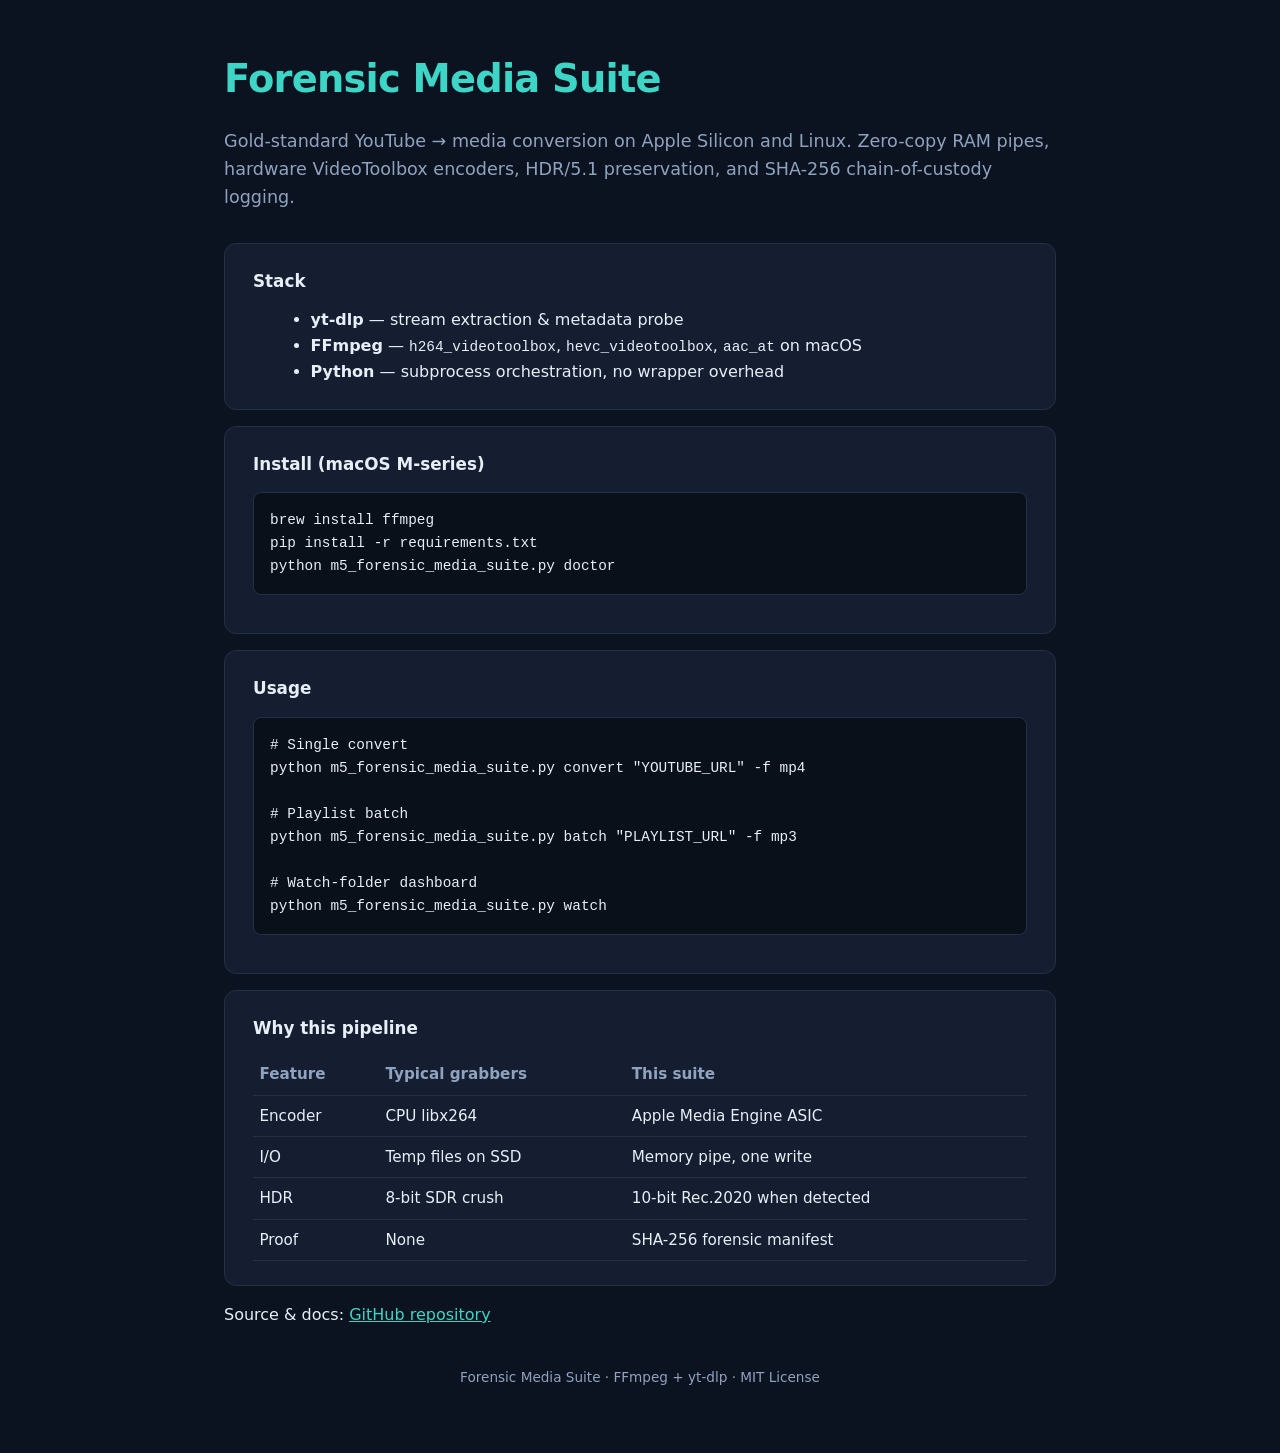
<file: index.html>
<!DOCTYPE html>
<html lang="en">
<head>
    <meta charset="UTF-8">
    <meta name="viewport" content="width=device-width, initial-scale=1.0">
    <title>Forensic Media Suite | FFmpeg + yt-dlp</title>
    <style>
        :root { --bg: #0b1220; --card: #141e30; --border: #243044; --text: #e8eef7; --muted: #8fa3bf; --accent: #3dd6c6; }
        * { box-sizing: border-box; }
        body { margin: 0; background: var(--bg); color: var(--text); font-family: ui-sans-serif, system-ui, -apple-system, Segoe UI, Roboto, sans-serif; line-height: 1.6; }
        .wrap { max-width: 880px; margin: 0 auto; padding: 3rem 1.5rem 4rem; }
        h1 { font-size: 2.4rem; margin: 0 0 .5rem; color: var(--accent); letter-spacing: -0.02em; }
        .lead { color: var(--muted); font-size: 1.1rem; margin-bottom: 2rem; }
        .card { background: var(--card); border: 1px solid var(--border); border-radius: 12px; padding: 1.5rem 1.75rem; margin-bottom: 1rem; }
        h2 { margin: 0 0 .75rem; font-size: 1.05rem; }
        code, pre { font-family: ui-monospace, SFMono-Regular, Menlo, Consolas, monospace; font-size: .9rem; }
        pre { background: #0a101a; border: 1px solid var(--border); border-radius: 8px; padding: 1rem; overflow-x: auto; }
        ul { margin: .5rem 0 0 1.1rem; }
        a { color: var(--accent); }
        table { width: 100%; border-collapse: collapse; font-size: .95rem; }
        th, td { text-align: left; padding: .5rem .4rem; border-bottom: 1px solid var(--border); }
        th { color: var(--muted); font-weight: 600; }
        .footer { margin-top: 2.5rem; color: var(--muted); font-size: .85rem; text-align: center; }
    </style>
</head>
<body>
    <div class="wrap">
        <h1>Forensic Media Suite</h1>
        <p class="lead">Gold-standard YouTube → media conversion on Apple Silicon and Linux. Zero-copy RAM pipes, hardware VideoToolbox encoders, HDR/5.1 preservation, and SHA-256 chain-of-custody logging.</p>

        <div class="card">
            <h2>Stack</h2>
            <ul>
                <li><strong>yt-dlp</strong> — stream extraction &amp; metadata probe</li>
                <li><strong>FFmpeg</strong> — <code>h264_videotoolbox</code>, <code>hevc_videotoolbox</code>, <code>aac_at</code> on macOS</li>
                <li><strong>Python</strong> — subprocess orchestration, no wrapper overhead</li>
            </ul>
        </div>

        <div class="card">
            <h2>Install (macOS M-series)</h2>
            <pre>brew install ffmpeg
pip install -r requirements.txt
python m5_forensic_media_suite.py doctor</pre>
        </div>

        <div class="card">
            <h2>Usage</h2>
            <pre># Single convert
python m5_forensic_media_suite.py convert "YOUTUBE_URL" -f mp4

# Playlist batch
python m5_forensic_media_suite.py batch "PLAYLIST_URL" -f mp3

# Watch-folder dashboard
python m5_forensic_media_suite.py watch</pre>
        </div>

        <div class="card">
            <h2>Why this pipeline</h2>
            <table>
                <tr><th>Feature</th><th>Typical grabbers</th><th>This suite</th></tr>
                <tr><td>Encoder</td><td>CPU libx264</td><td>Apple Media Engine ASIC</td></tr>
                <tr><td>I/O</td><td>Temp files on SSD</td><td>Memory pipe, one write</td></tr>
                <tr><td>HDR</td><td>8-bit SDR crush</td><td>10-bit Rec.2020 when detected</td></tr>
                <tr><td>Proof</td><td>None</td><td>SHA-256 forensic manifest</td></tr>
            </table>
        </div>

        <p>Source &amp; docs: <a href="https://github.com/mc8h7dxz6t-ui/hibs-quantitative-labs.github.io">GitHub repository</a></p>

        <div class="footer">Forensic Media Suite · FFmpeg + yt-dlp · MIT License</div>
    </div>
</body>
</html>
</file>
